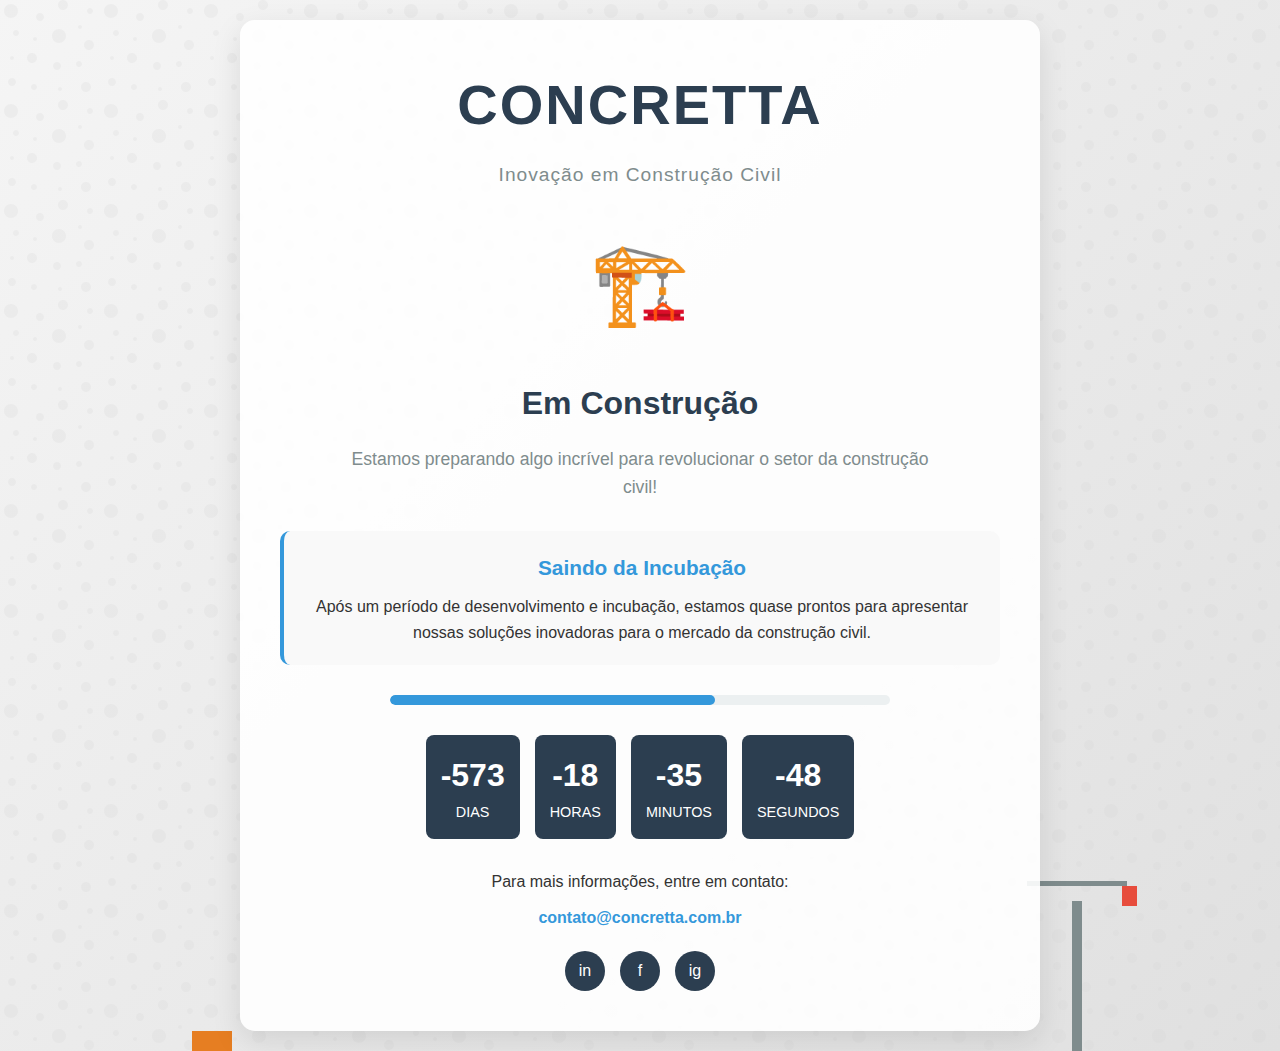
<file: index.html>
<!DOCTYPE html>
<html lang="pt-BR">
<head>
    <meta charset="UTF-8">
    <meta name="viewport" content="width=device-width, initial-scale=1.0">
    <title>Concretta - Em Breve</title>
    <style>
        * {
            margin: 0;
            padding: 0;
            box-sizing: border-box;
        }
        
        body {
            font-family: 'Segoe UI', Tahoma, Geneva, Verdana, sans-serif;
            background-color: #f5f5f5;
            color: #333;
            line-height: 1.6;
            overflow-x: hidden;
        }
        
        .container {
            max-width: 1200px;
            margin: 0 auto;
            padding: 0 20px;
        }
        
        .construction-page {
            min-height: 100vh;
            display: flex;
            flex-direction: column;
            justify-content: center;
            align-items: center;
            text-align: center;
            position: relative;
            background: linear-gradient(135deg, #f5f5f5 0%, #e0e0e0 100%);
            overflow: hidden;
        }
        
        .construction-page::before {
            content: '';
            position: absolute;
            top: 0;
            left: 0;
            width: 100%;
            height: 100%;
            background-image: url("data:image/svg+xml,%3Csvg width='100' height='100' viewBox='0 0 100 100' xmlns='http://www.w3.org/2000/svg'%3E%3Cpath d='M11 18c3.866 0 7-3.134 7-7s-3.134-7-7-7-7 3.134-7 7 3.134 7 7 7zm48 25c3.866 0 7-3.134 7-7s-3.134-7-7-7-7 3.134-7 7 3.134 7 7 7zm-43-7c1.657 0 3-1.343 3-3s-1.343-3-3-3-3 1.343-3 3 1.343 3 3 3zm63 31c1.657 0 3-1.343 3-3s-1.343-3-3-3-3 1.343-3 3 1.343 3 3 3zM34 90c1.657 0 3-1.343 3-3s-1.343-3-3-3-3 1.343-3 3 1.343 3 3 3zm56-76c1.657 0 3-1.343 3-3s-1.343-3-3-3-3 1.343-3 3 1.343 3 3 3zM12 86c2.21 0 4-1.79 4-4s-1.79-4-4-4-4 1.79-4 4 1.79 4 4 4zm28-65c2.21 0 4-1.79 4-4s-1.79-4-4-4-4 1.79-4 4 1.79 4 4 4zm23-11c2.76 0 5-2.24 5-5s-2.24-5-5-5-5 2.24-5 5 2.24 5 5 5zm-6 60c2.21 0 4-1.79 4-4s-1.79-4-4-4-4 1.79-4 4 1.79 4 4 4zm29 22c2.76 0 5-2.24 5-5s-2.24-5-5-5-5 2.24-5 5 2.24 5 5 5zM32 63c2.76 0 5-2.24 5-5s-2.24-5-5-5-5 2.24-5 5 2.24 5 5 5zm57-13c2.76 0 5-2.24 5-5s-2.24-5-5-5-5 2.24-5 5 2.24 5 5 5zm-9-21c1.105 0 2-.895 2-2s-.895-2-2-2-2 .895-2 2 .895 2 2 2zM60 91c1.105 0 2-.895 2-2s-.895-2-2-2-2 .895-2 2 .895 2 2 2zM35 41c1.105 0 2-.895 2-2s-.895-2-2-2-2 .895-2 2 .895 2 2 2zM12 60c1.105 0 2-.895 2-2s-.895-2-2-2-2 .895-2 2 .895 2 2 2z' fill='%23d4d4d4' fill-opacity='0.4' fill-rule='evenodd'/%3E%3C/svg%3E");
            opacity: 0.6;
            z-index: 0;
        }
        
        .content {
            position: relative;
            z-index: 1;
            padding: 40px;
            background-color: rgba(255, 255, 255, 0.9);
            border-radius: 15px;
            box-shadow: 0 10px 30px rgba(0, 0, 0, 0.1);
            max-width: 800px;
            margin: 20px;
        }
        
        .logo {
            margin-bottom: 30px;
        }
        
        .logo h1 {
            font-size: 3.5rem;
            font-weight: 700;
            color: #2c3e50;
            letter-spacing: 2px;
            text-transform: uppercase;
            margin-bottom: 10px;
        }
        
        .logo .tagline {
            font-size: 1.2rem;
            color: #7f8c8d;
            font-weight: 300;
            letter-spacing: 1px;
        }
        
        .construction-icon {
            margin: 30px 0;
            position: relative;
        }
        
        .construction-icon .icon {
            font-size: 5rem;
            color: #e67e22;
            margin-bottom: 20px;
            animation: pulse 2s infinite;
        }
        
        .message {
            margin-bottom: 30px;
        }
        
        .message h2 {
            font-size: 2rem;
            color: #2c3e50;
            margin-bottom: 15px;
        }
        
        .message p {
            font-size: 1.1rem;
            color: #7f8c8d;
            max-width: 600px;
            margin: 0 auto;
        }
        
        .incubation-message {
            background-color: #f9f9f9;
            padding: 20px;
            border-radius: 10px;
            margin: 20px 0;
            border-left: 4px solid #3498db;
        }
        
        .incubation-message h3 {
            color: #3498db;
            margin-bottom: 10px;
            font-size: 1.3rem;
        }
        
        .countdown {
            display: flex;
            justify-content: center;
            gap: 15px;
            margin: 30px 0;
        }
        
        .countdown-item {
            background-color: #2c3e50;
            color: white;
            padding: 15px;
            border-radius: 8px;
            min-width: 80px;
        }
        
        .countdown-number {
            font-size: 2rem;
            font-weight: 700;
        }
        
        .countdown-label {
            font-size: 0.9rem;
            text-transform: uppercase;
        }
        
        .contact {
            margin-top: 30px;
        }
        
        .contact p {
            margin-bottom: 10px;
        }
        
        .contact-email {
            font-weight: 600;
            color: #3498db;
        }
        
        .social-links {
            display: flex;
            justify-content: center;
            gap: 15px;
            margin-top: 20px;
        }
        
        .social-link {
            display: inline-flex;
            align-items: center;
            justify-content: center;
            width: 40px;
            height: 40px;
            background-color: #2c3e50;
            color: white;
            border-radius: 50%;
            text-decoration: none;
            transition: all 0.3s ease;
        }
        
        .social-link:hover {
            background-color: #3498db;
            transform: translateY(-3px);
        }
        
        .construction-elements {
            position: absolute;
            width: 100%;
            height: 100%;
            pointer-events: none;
            z-index: 0;
        }
        
        .crane {
            position: absolute;
            bottom: 0;
            right: 10%;
            width: 150px;
            height: 200px;
            animation: craneMove 20s infinite linear;
        }
        
        .crane-tower {
            position: absolute;
            bottom: 0;
            left: 50%;
            transform: translateX(-50%);
            width: 10px;
            height: 150px;
            background-color: #7f8c8d;
        }
        
        .crane-arm {
            position: absolute;
            top: 30px;
            left: 50%;
            transform: translateX(-50%);
            width: 100px;
            height: 5px;
            background-color: #7f8c8d;
        }
        
        .crane-hook {
            position: absolute;
            top: 35px;
            left: 80%;
            width: 15px;
            height: 20px;
            background-color: #e74c3c;
            animation: hookMove 5s infinite ease-in-out;
        }
        
        .brick {
            position: absolute;
            bottom: 0;
            left: 15%;
            width: 40px;
            height: 20px;
            background-color: #e67e22;
            animation: brickBuild 15s infinite;
        }
        
        .progress-bar {
            width: 80%;
            max-width: 500px;
            height: 10px;
            background-color: #ecf0f1;
            border-radius: 5px;
            margin: 30px auto;
            overflow: hidden;
        }
        
        .progress {
            height: 100%;
            background-color: #3498db;
            width: 65%;
            border-radius: 5px;
            animation: progressAnimation 3s infinite alternate;
        }
        
        @keyframes pulse {
            0% {
                transform: scale(1);
            }
            50% {
                transform: scale(1.1);
            }
            100% {
                transform: scale(1);
            }
        }
        
        @keyframes craneMove {
            0% {
                transform: translateX(0);
            }
            50% {
                transform: translateX(-20px);
            }
            100% {
                transform: translateX(0);
            }
        }
        
        @keyframes hookMove {
            0% {
                transform: translateY(0);
            }
            50% {
                transform: translateY(10px);
            }
            100% {
                transform: translateY(0);
            }
        }
        
        @keyframes brickBuild {
            0% {
                transform: translateY(0);
            }
            10% {
                transform: translateY(-20px);
            }
            20% {
                transform: translateY(-40px);
            }
            30% {
                transform: translateY(-60px);
            }
            40% {
                transform: translateY(-80px);
            }
            50% {
                transform: translateY(-100px);
            }
            60% {
                transform: translateY(-80px);
            }
            70% {
                transform: translateY(-60px);
            }
            80% {
                transform: translateY(-40px);
            }
            90% {
                transform: translateY(-20px);
            }
            100% {
                transform: translateY(0);
            }
        }
        
        @keyframes progressAnimation {
            0% {
                width: 65%;
            }
            100% {
                width: 70%;
            }
        }
        
        @media (max-width: 768px) {
            .logo h1 {
                font-size: 2.5rem;
            }
            
            .countdown {
                flex-wrap: wrap;
            }
            
            .crane {
                display: none;
            }
        }
    </style>
</head>
<body>
    <div class="construction-page">
        <div class="construction-elements">
            <div class="crane">
                <div class="crane-tower"></div>
                <div class="crane-arm"></div>
                <div class="crane-hook"></div>
            </div>
            <div class="brick"></div>
        </div>
        
        <div class="content">
            <div class="logo">
                <h1>Concretta</h1>
                <div class="tagline">Inovação em Construção Civil</div>
            </div>
            
            <div class="construction-icon">
                <div class="icon">🏗️</div>
            </div>
            
            <div class="message">
                <h2>Em Construção</h2>
                <p>Estamos preparando algo incrível para revolucionar o setor da construção civil!</p>
            </div>
            
            <div class="incubation-message">
                <h3>Saindo da Incubação</h3>
                <p>Após um período de desenvolvimento e incubação, estamos quase prontos para apresentar nossas soluções inovadoras para o mercado da construção civil.</p>
            </div>
            
            <div class="progress-bar">
                <div class="progress"></div>
            </div>
            
            <div class="countdown">
                <div class="countdown-item">
                    <div class="countdown-number" id="days">00</div>
                    <div class="countdown-label">Dias</div>
                </div>
                <div class="countdown-item">
                    <div class="countdown-number" id="hours">00</div>
                    <div class="countdown-label">Horas</div>
                </div>
                <div class="countdown-item">
                    <div class="countdown-number" id="minutes">00</div>
                    <div class="countdown-label">Minutos</div>
                </div>
                <div class="countdown-item">
                    <div class="countdown-number" id="seconds">00</div>
                    <div class="countdown-label">Segundos</div>
                </div>
            </div>
            
            <div class="contact">
                <p>Para mais informações, entre em contato:</p>
                <p class="contact-email">contato@concretta.com.br</p>
                
                <div class="social-links">
                    <a href="#" class="social-link">in</a>
                    <a href="#" class="social-link">f</a>
                    <a href="#" class="social-link">ig</a>
                </div>
            </div>
        </div>
    </div>

    <script>
        // Contador regressivo (exemplo - data futura)
        function updateCountdown() {
            const targetDate = new Date('2024-12-31T00:00:00').getTime();
            const now = new Date().getTime();
            const timeLeft = targetDate - now;
            
            const days = Math.floor(timeLeft / (1000 * 60 * 60 * 24));
            const hours = Math.floor((timeLeft % (1000 * 60 * 60 * 24)) / (1000 * 60 * 60));
            const minutes = Math.floor((timeLeft % (1000 * 60 * 60)) / (1000 * 60));
            const seconds = Math.floor((timeLeft % (1000 * 60)) / 1000);
            
            document.getElementById('days').textContent = days.toString().padStart(2, '0');
            document.getElementById('hours').textContent = hours.toString().padStart(2, '0');
            document.getElementById('minutes').textContent = minutes.toString().padStart(2, '0');
            document.getElementById('seconds').textContent = seconds.toString().padStart(2, '0');
        }
        
        // Atualizar a cada segundo
        setInterval(updateCountdown, 1000);
        updateCountdown(); // Chamada inicial
    </script>
</body>
</html>
</file>
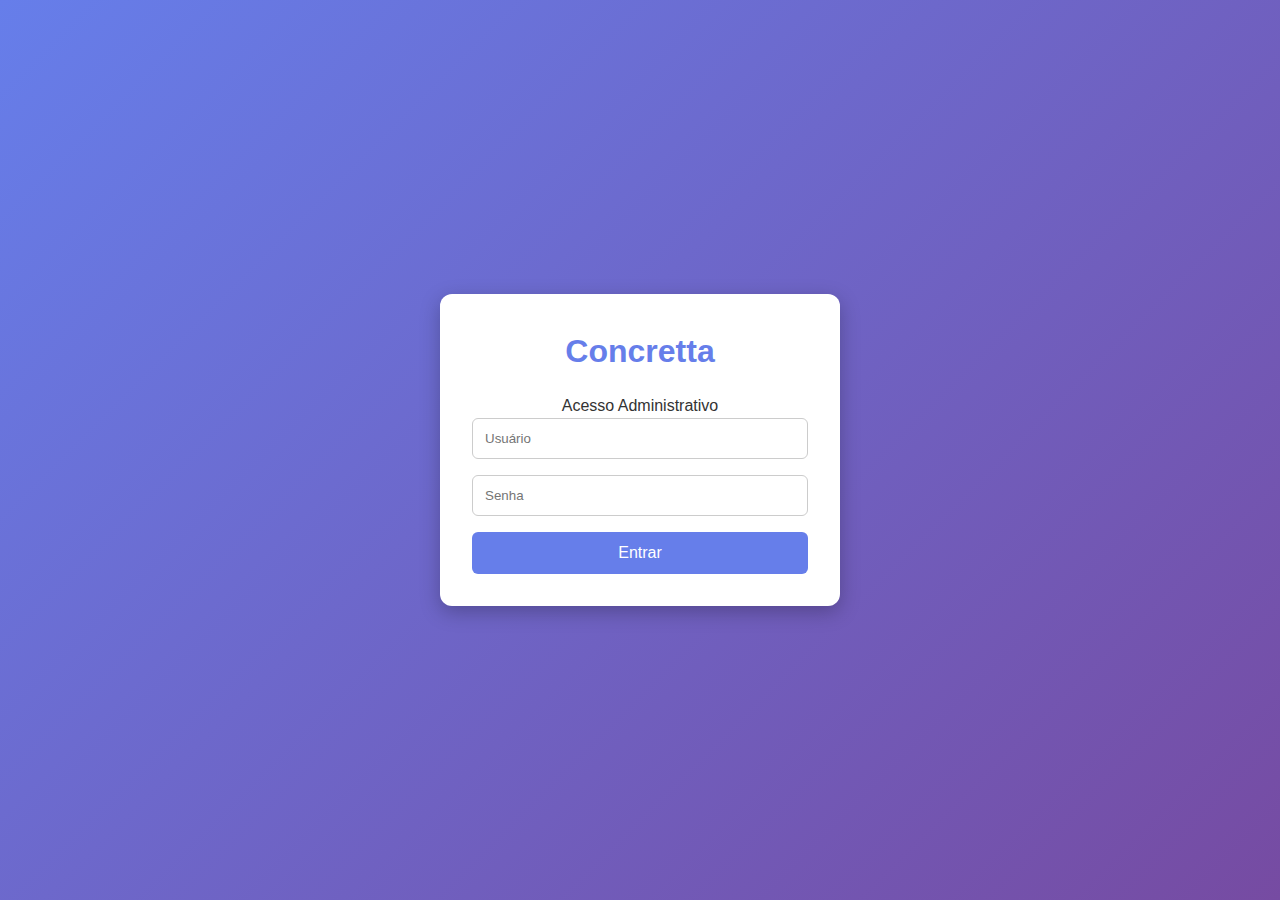
<file: adm/index.html>
<!DOCTYPE html>
<html lang="pt-BR">
<head>
  <meta charset="UTF-8">
  <meta name="viewport" content="width=device-width, initial-scale=1.0">
  <title>Login | Concretta Admin</title>
  <link rel="stylesheet" href="style.css">
  <link rel="icon" href="data:,">
</head>
<body>
  <div class="login-container">
    <div class="login-card">
      <h1>Concretta</h1>
      <p class="text-muted">Acesso Administrativo</p>

      <form id="formLogin">
        <input type="text" id="usuario" placeholder="Usuário" required autocomplete="username">
        <input type="password" id="senha" placeholder="Senha" required autocomplete="current-password">
        <button type="submit">Entrar</button>
      </form>

      <div id="msgLogin" class="msg"></div>
    </div>
  </div>

  <script src="js/main.js"></script>
  <script src="js/auth.js"></script>
</body>
</html>
</file>
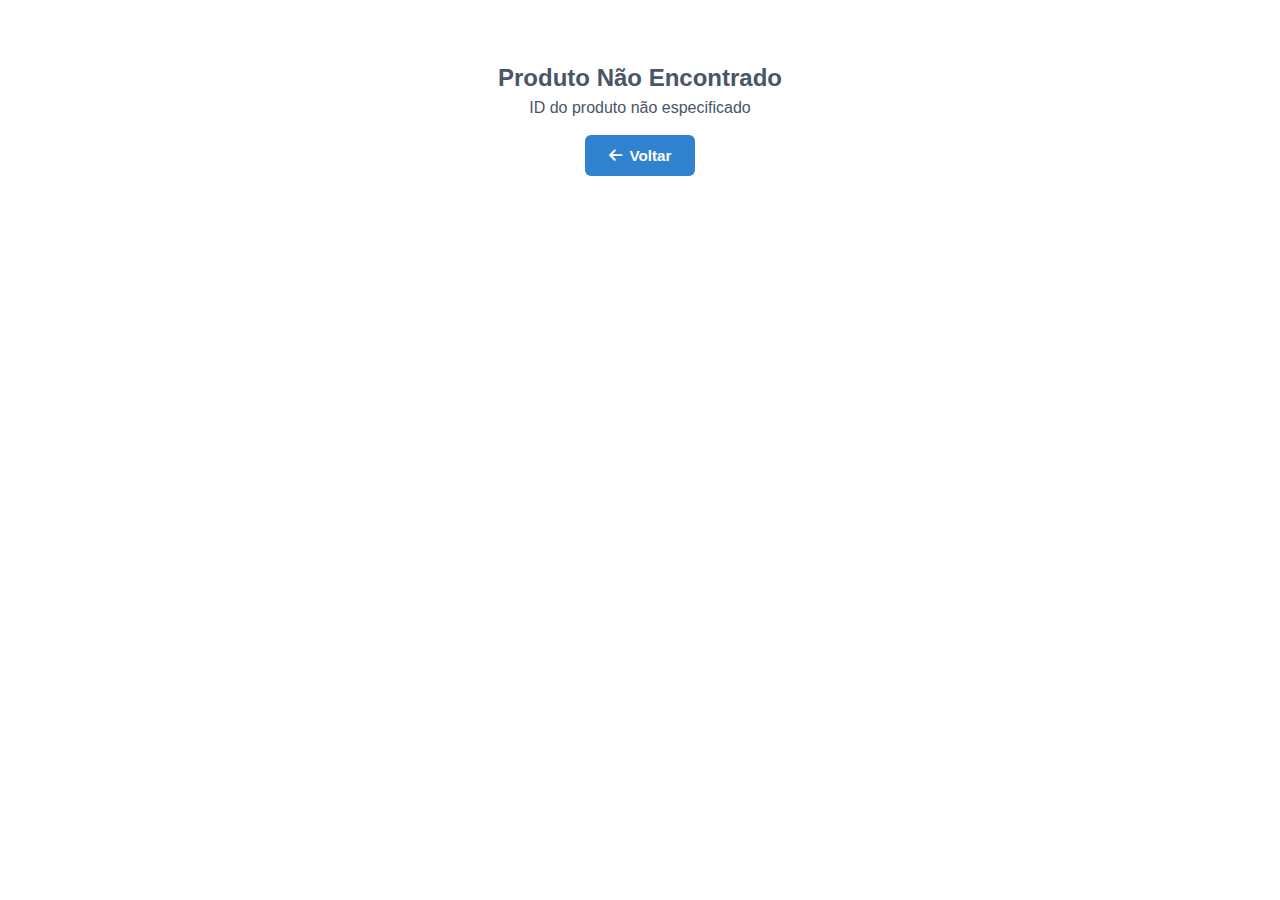
<file: produto.html>
<!DOCTYPE html>
<html lang="pt-BR">
<head>
    <meta charset="UTF-8">
    <meta name="viewport" content="width=device-width, initial-scale=1.0">
    <title>Produto - Site Empresarial</title>
    <link rel="stylesheet" href="https://cdnjs.cloudflare.com/ajax/libs/font-awesome/6.4.0/css/all.min.css">
    <style>
        :root {
            --primary-color: #1a365d;
            --accent-color: #3182ce;
            --light-color: #f7fafc;
            --text-color: #4a5568;
            --white: #ffffff;
            --shadow: 0 4px 6px rgba(0, 0, 0, 0.1);
        }
        * { margin: 0; padding: 0; box-sizing: border-box; }
        body { 
            font-family: 'Arial', sans-serif; 
            line-height: 1.5; 
            color: var(--text-color);
            background: var(--white);
            padding: 0;
        }
        .container {
            width: 90%;
            max-width: 1200px;
            margin: 0 auto;
            padding: 0 15px;
        }
        .produto-detalhes {
            padding: 20px 0;
        }

        .produto-header {
            display: grid;
            grid-template-columns: 1fr 1fr;
            gap: 40px;
            align-items: start;
            margin-bottom: 30px;
        }

        .carousel-container {
            position: relative;
            border-radius: 12px;
            overflow: hidden;
            box-shadow: var(--shadow);
        }

        .carousel-main {
            position: relative;
            width: 100%;
            height: 400px;
            overflow: hidden;
            background: var(--light-color);
        }

        .carousel-slide {
            position: absolute;
            top: 0;
            left: 0;
            width: 100%;
            height: 100%;
            opacity: 0;
            transition: opacity 0.5s ease-in-out;
            display: flex;
            align-items: center;
            justify-content: center;
        }

        .carousel-slide.active {
            opacity: 1;
        }

        .carousel-slide img {
            max-width: 100%;
            max-height: 100%;
            object-fit: contain;
        }

        .carousel-btn {
            position: absolute;
            top: 50%;
            transform: translateY(-50%);
            background: rgba(255, 255, 255, 0.9);
            border: none;
            width: 50px;
            height: 50px;
            border-radius: 50%;
            display: flex;
            align-items: center;
            justify-content: center;
            cursor: pointer;
            z-index: 10;
            transition: all 0.3s ease;
            box-shadow: var(--shadow);
            font-size: 1.2rem;
            color: var(--primary-color);
        }

        .carousel-btn:hover {
            background: var(--white);
            transform: translateY(-50%) scale(1.1);
        }

        .carousel-btn.prev {
            left: 15px;
        }

        .carousel-btn.next {
            right: 15px;
        }

        .carousel-thumbnails {
            display: flex;
            gap: 10px;
            margin-top: 15px;
            padding: 0 10px;
            overflow-x: auto;
            justify-content: center;
        }

        .thumbnail {
            width: 80px;
            height: 80px;
            border-radius: 8px;
            overflow: hidden;
            cursor: pointer;
            opacity: 0.6;
            transition: all 0.3s ease;
            border: 2px solid transparent;
            flex-shrink: 0;
            background: var(--light-color);
        }

        .thumbnail.active {
            opacity: 1;
            border-color: var(--accent-color);
        }

        .thumbnail:hover {
            opacity: 0.8;
        }

        .thumbnail img {
            width: 100%;
            height: 100%;
            object-fit: cover;
        }

        .produto-info h1 {
            font-size: 1.8rem;
            color: var(--primary-color);
            margin-bottom: 15px;
            line-height: 1.3;
        }

        .produto-preco {
            font-size: 1.5rem;
            font-weight: bold;
            color: var(--accent-color);
            margin-bottom: 15px;
        }

        .produto-descricao {
            margin-bottom: 20px;
            font-size: 1rem;
            line-height: 1.6;
        }

        .produto-actions {
            display: flex;
            gap: 12px;
            flex-wrap: wrap;
            margin-top: 25px;
        }

        .btn {
            display: inline-flex;
            align-items: center;
            gap: 8px;
            padding: 12px 24px;
            background: var(--accent-color);
            color: var(--white);
            border: none;
            border-radius: 6px;
            font-size: 0.95rem;
            font-weight: 600;
            cursor: pointer;
            text-decoration: none;
            transition: all 0.3s ease;
        }

        .btn:hover {
            background: var(--primary-color);
            transform: translateY(-2px);
            box-shadow: var(--shadow);
        }

        .btn-whatsapp {
            background: #25D366;
        }

        .btn-whatsapp:hover {
            background: #128C7E;
        }

        .btn-secondary {
            background: #718096;
        }

        .btn-secondary:hover {
            background: #4A5568;
        }

        .produto-especificacoes {
            background: var(--light-color);
            padding: 25px;
            border-radius: 8px;
            margin: 25px 0;
        }

        .produto-especificacoes h2 {
            color: var(--primary-color);
            margin-bottom: 18px;
            font-size: 1.4rem;
        }

        .especificacoes-grid {
            display: grid;
            grid-template-columns: repeat(auto-fit, minmax(250px, 1fr));
            gap: 12px;
        }

        .especificacao-item {
            margin-bottom: 10px;
            font-size: 0.95rem;
            line-height: 1.5;
        }

        .especificacao-item strong {
            color: var(--primary-color);
        }

        .loading {
            display: flex;
            justify-content: center;
            align-items: center;
            height: 300px;
            flex-direction: column;
            gap: 20px;
        }

        .spinner {
            width: 50px;
            height: 50px;
            border: 5px solid rgba(0, 0, 0, 0.1);
            border-left-color: var(--accent-color);
            border-radius: 50%;
            animation: spin 1s linear infinite;
        }

        @keyframes spin {
            to { transform: rotate(360deg); }
        }

        .whatsapp-float {
            position: fixed;
            bottom: 20px;
            right: 20px;
            z-index: 1000;
        }

        .whatsapp-btn {
            background: #25D366;
            color: white;
            padding: 14px 20px;
            border-radius: 50px;
            text-decoration: none;
            display: flex;
            align-items: center;
            gap: 8px;
            box-shadow: 0 4px 15px rgba(37, 211, 102, 0.4);
            font-size: 0.95rem;
            font-weight: 600;
            transition: all 0.3s ease;
        }

        .whatsapp-btn:hover {
            transform: translateY(-2px);
            box-shadow: 0 6px 20px rgba(37, 211, 102, 0.6);
        }

        @media (max-width: 968px) {
            .produto-header {
                grid-template-columns: 1fr;
                gap: 30px;
            }
            
            .carousel-main {
                height: 350px;
            }
        }

        @media (max-width: 768px) {
            .produto-info h1 {
                font-size: 1.5rem;
            }
            
            .produto-preco {
                font-size: 1.3rem;
            }
            
            .carousel-main {
                height: 300px;
            }
            
            .carousel-btn {
                width: 40px;
                height: 40px;
            }
            
            .thumbnail {
                width: 60px;
                height: 60px;
            }
            
            .produto-actions {
                flex-direction: column;
            }
            
            .btn {
                width: 100%;
                justify-content: center;
            }
            
            .especificacoes-grid {
                grid-template-columns: 1fr;
            }
        }

        @media (max-width: 480px) {
            .carousel-main {
                height: 250px;
            }
            
            .thumbnail {
                width: 50px;
                height: 50px;
            }
        }
    </style>
</head>
<body>
    <main class="container">
        <div class="produto-detalhes">
            <div id="produto-content">
                <div class="loading">
                    <div class="spinner"></div>
                    <p>Carregando produto...</p>
                </div>
            </div>
        </div>
    </main>

    <div class="whatsapp-float" id="whatsapp-float" style="display: none;">
        <a href="#" class="whatsapp-btn" id="whatsapp-link" target="_blank">
            <i class="fab fa-whatsapp"></i> WhatsApp
        </a>
    </div>

    <script>
        const SCRIPT_URL = 'https://script.google.com/macros/s/AKfycbwLQFr9c8uGj8uusv4V8V0-WmDOHRjGYWyZZ8qhYz2qDZxDq31OQfsym60ZF3Sw4IOe/exec';
        
        let telefoneWhatsApp = '';
        let produtoAtual = null;
        let carouselCurrentIndex = 0;
        let carouselInterval = null;

        document.addEventListener('DOMContentLoaded', carregarProduto);

        async function carregarProduto() {
            try {
                const urlParams = new URLSearchParams(window.location.search);
                const produtoId = urlParams.get('id');
                if (!produtoId) throw new Error('ID do produto não especificado');

                console.log('Carregando produto ID:', produtoId);

                const response = await fetch(`${SCRIPT_URL}?action=getSiteData`);
                if (!response.ok) throw new Error(`Erro HTTP: ${response.status}`);
                
                const data = await response.json();
                if (data.status !== 'success') throw new Error(data.message);

                console.log('Dados carregados:', data);

                if (data.config?.telefone) {
                    telefoneWhatsApp = data.config.telefone.replace(/\D/g, '');
                    if (!telefoneWhatsApp.startsWith('55')) telefoneWhatsApp = '55' + telefoneWhatsApp;
                }

                // 🔧 CORREÇÃO: Buscar produto de forma mais robusta
                const produto = data.produtos.find(p => {
                    if (p.ID && p.ID.toString() === produtoId.toString()) return true;
                    if (p.Nome && p.Nome.toLowerCase() === decodeURIComponent(produtoId).toLowerCase()) return true;
                    return false;
                });
                
                if (produto) {
                    console.log('Produto encontrado:', produto);
                    produtoAtual = produto;
                    preencherPaginaProduto(produto, data.imagens || {});
                } else {
                    console.log('Produtos disponíveis:', data.produtos);
                    throw new Error('Produto não encontrado');
                }
                
            } catch (error) {
                console.error('Erro ao carregar produto:', error);
                document.getElementById('produto-content').innerHTML = `
                    <div style="text-align: center; padding: 40px;">
                        <h2>Produto Não Encontrado</h2>
                        <p>${error.message}</p>
                        <button class="btn" onclick="window.history.back()" style="margin-top: 15px;">
                            <i class="fas fa-arrow-left"></i> Voltar
                        </button>
                    </div>
                `;
            }
        }

        function preencherPaginaProduto(produto, imagens) {
            // 🔧 CORREÇÃO: Sistema de imagens melhorado
            const imagensProduto = obterImagensProduto(produto, imagens);
            const temMultiplasImagens = imagensProduto.length > 1;
            
            console.log('Imagens do produto:', imagensProduto);
            console.log('Tem múltiplas imagens:', temMultiplasImagens);

            let carouselHtml = '';
            if (temMultiplasImagens) {
                carouselHtml = criarCarouselHtml(imagensProduto, produto.Nome);
            } else {
                // Fallback para produto com uma imagem
                const imagemSrc = imagensProduto[0] || obterImagemPadrao();
                carouselHtml = `
                    <div class="carousel-container">
                        <div class="carousel-main">
                            <div class="carousel-slide active">
                                <img src="${imagemSrc}" alt="${produto.Nome}" onerror="this.src='${obterImagemPadrao()}'">
                            </div>
                        </div>
                    </div>
                `;
            }

            let especificacoesHtml = '';
            if (produto.Especificacoes) {
                const especs = produto.Especificacoes.split('\n').filter(spec => spec.trim());
                especificacoesHtml = `
                    <div class="produto-especificacoes">
                        <h2>Especificações</h2>
                        <div class="especificacoes-grid">
                            ${especs.map(spec => {
                                const partes = spec.split(':');
                                const chave = partes[0]?.trim() || 'Característica';
                                const valor = partes.slice(1).join(':').trim() || 'Informação';
                                return `
                                    <div class="especificacao-item">
                                        <strong>${chave}:</strong> ${valor}
                                    </div>
                                `;
                            }).join('')}
                        </div>
                    </div>
                `;
            }

            let whatsappButtonHtml = '';
            if (telefoneWhatsApp) {
                const mensagem = `Olá! Gostaria de mais informações sobre: ${produto.Nome}${produto.Descricao ? ` - ${produto.Descricao.substring(0, 80)}...` : ''}`;
                const urlWhatsApp = `https://wa.me/${telefoneWhatsApp}?text=${encodeURIComponent(mensagem)}`;
                
                document.getElementById('whatsapp-link').href = urlWhatsApp;
                document.getElementById('whatsapp-float').style.display = 'block';

                whatsappButtonHtml = `
                    <a href="${urlWhatsApp}" class="btn btn-whatsapp" target="_blank">
                        <i class="fab fa-whatsapp"></i> Solicitar no WhatsApp
                    </a>
                `;
            }

            const html = `
                <div class="produto-header">
                    <div class="produto-imagem-container">
                        ${carouselHtml}
                    </div>
                    
                    <div class="produto-info">
                        <h1>${produto.Nome || 'Produto'}</h1>
                        ${produto.Preco && produto.Preco !== 'R$ 0,00' && produto.Preco !== '0,00' ? `<div class="produto-preco">${produto.Preco}</div>` : ''}
                        ${produto.Categoria ? `<p style="margin-bottom: 15px;"><strong>Categoria:</strong> ${produto.Categoria}</p>` : ''}
                        
                        <div class="produto-descricao">
                            <strong>Descrição:</strong><br>
                            ${produto.Descricao || 'Descrição do produto.'}
                        </div>
                        
                        <div class="produto-actions">
                            ${whatsappButtonHtml}
                            <button class="btn" onclick="solicitarInformacoes('${produto.Nome}')">
                                <i class="fas fa-envelope"></i> Solicitar Orçamento
                            </button>
                            <button class="btn btn-secondary" onclick="window.history.back()">
                                <i class="fas fa-arrow-left"></i> Voltar
                            </button>
                        </div>
                    </div>
                </div>

                ${produto.Desc_Detalhada ? `
                    <div class="produto-especificacoes">
                        <h2>Descrição Detalhada</h2>
                        <div style="line-height: 1.6;">${(produto.Desc_Detalhada || '').replace(/\n/g, '<br>')}</div>
                    </div>
                ` : ''}

                ${especificacoesHtml}

                ${produto.InformacoesAdicionais ? `
                    <div class="produto-especificacoes">
                        <h2>Informações Adicionais</h2>
                        <div style="line-height: 1.6;">${(produto.InformacoesAdicionais || '').replace(/\n/g, '<br>')}</div>
                    </div>
                ` : ''}
            `;
            
            document.getElementById('produto-content').innerHTML = html;
            document.title = `${produto.Nome || 'Produto'} - Site Empresarial`;

            // Inicializar carousel se tiver múltiplas imagens
            if (temMultiplasImagens) {
                setTimeout(() => {
                    inicializarCarousel();
                }, 100);
            }
        }

        // 🔧 CORREÇÃO: Função para obter imagens do produto
        function obterImagensProduto(produto, imagens) {
            const imagensArray = [];
            
            // 1. Tentar obter da propriedade ImagemBase64
            if (produto.ImagemBase64 && imagens[produto.ImagemBase64]) {
                imagensArray.push(imagens[produto.ImagemBase64]);
            }
            
            // 2. Tentar obter de propriedades adicionais (caso existam)
            if (produto.imagens && Array.isArray(produto.imagens)) {
                produto.imagens.forEach(img => {
                    if (img && !imagensArray.includes(img)) {
                        imagensArray.push(img);
                    }
                });
            }
            
            // 3. Se não tiver imagens, usar imagem padrão
            if (imagensArray.length === 0) {
                imagensArray.push(obterImagemPadrao());
            }
            
            return imagensArray;
        }

        function obterImagemPadrao() {
            return '[data-uri]';
        }

        function criarCarouselHtml(imagens, nomeProduto) {
            return `
                <div class="carousel-container">
                    <div class="carousel-main" id="carousel-main">
                        ${imagens.map((imagem, index) => `
                            <div class="carousel-slide ${index === 0 ? 'active' : ''}" data-index="${index}">
                                <img src="${imagem}" alt="${nomeProduto} - Imagem ${index + 1}" 
                                     onerror="this.src='${obterImagemPadrao()}'">
                            </div>
                        `).join('')}
                    </div>
                    
                    <button class="carousel-btn prev" onclick="moverCarousel(-1)">
                        <i class="fas fa-chevron-left"></i>
                    </button>
                    <button class="carousel-btn next" onclick="moverCarousel(1)">
                        <i class="fas fa-chevron-right"></i>
                    </button>
                    
                    ${imagens.length > 1 ? `
                    <div class="carousel-thumbnails" id="carousel-thumbnails">
                        ${imagens.map((imagem, index) => `
                            <div class="thumbnail ${index === 0 ? 'active' : ''}" data-index="${index}" onclick="moverCarouselPara(${index})">
                                <img src="${imagem}" alt="Miniatura ${index + 1}" 
                                     onerror="this.src='[data-uri]'">
                            </div>
                        `).join('')}
                    </div>
                    ` : ''}
                </div>
            `;
        }

        function inicializarCarousel() {
            console.log('Inicializando carousel...');
            carouselCurrentIndex = 0;
            
            // Limpar intervalo anterior se existir
            if (carouselInterval) {
                clearInterval(carouselInterval);
            }
            
            // Auto-avanço do carousel a cada 5 segundos apenas se tiver mais de 1 imagem
            const slides = document.querySelectorAll('.carousel-slide');
            if (slides.length > 1) {
                carouselInterval = setInterval(() => {
                    moverCarousel(1);
                }, 5000);
            }
        }

        function moverCarousel(direcao) {
            const slides = document.querySelectorAll('.carousel-slide');
            const thumbnails = document.querySelectorAll('.thumbnail');
            
            if (slides.length <= 1) return;
            
            console.log('Movendo carousel:', { de: carouselCurrentIndex, direcao, total: slides.length });
            
            // Remover classe active do slide atual
            slides[carouselCurrentIndex]?.classList.remove('active');
            thumbnails[carouselCurrentIndex]?.classList.remove('active');
            
            // Calcular novo índice
            carouselCurrentIndex += direcao;
            if (carouselCurrentIndex < 0) carouselCurrentIndex = slides.length - 1;
            if (carouselCurrentIndex >= slides.length) carouselCurrentIndex = 0;
            
            // Adicionar classe active ao novo slide
            slides[carouselCurrentIndex]?.classList.add('active');
            thumbnails[carouselCurrentIndex]?.classList.add('active');
        }

        function moverCarouselPara(novoIndex) {
            const slides = document.querySelectorAll('.carousel-slide');
            const thumbnails = document.querySelectorAll('.thumbnail');
            
            if (novoIndex === carouselCurrentIndex || novoIndex < 0 || novoIndex >= slides.length) return;
            
            console.log('Movendo carousel para:', novoIndex);
            
            // Remover classe active do slide atual
            slides[carouselCurrentIndex]?.classList.remove('active');
            thumbnails[carouselCurrentIndex]?.classList.remove('active');
            
            // Atualizar índice
            carouselCurrentIndex = novoIndex;
            
            // Adicionar classe active ao novo slide
            slides[carouselCurrentIndex]?.classList.add('active');
            thumbnails[carouselCurrentIndex]?.classList.add('active');
        }

        function solicitarInformacoes(nomeProduto) {
            window.location.href = `index.html#contato?produto=${encodeURIComponent(nomeProduto)}`;
        }

        // Navegação por teclado
        document.addEventListener('keydown', function(e) {
            if (e.key === 'ArrowLeft') {
                moverCarousel(-1);
            } else if (e.key === 'ArrowRight') {
                moverCarousel(1);
            }
        });
    </script>
</body>
</html>
</file>
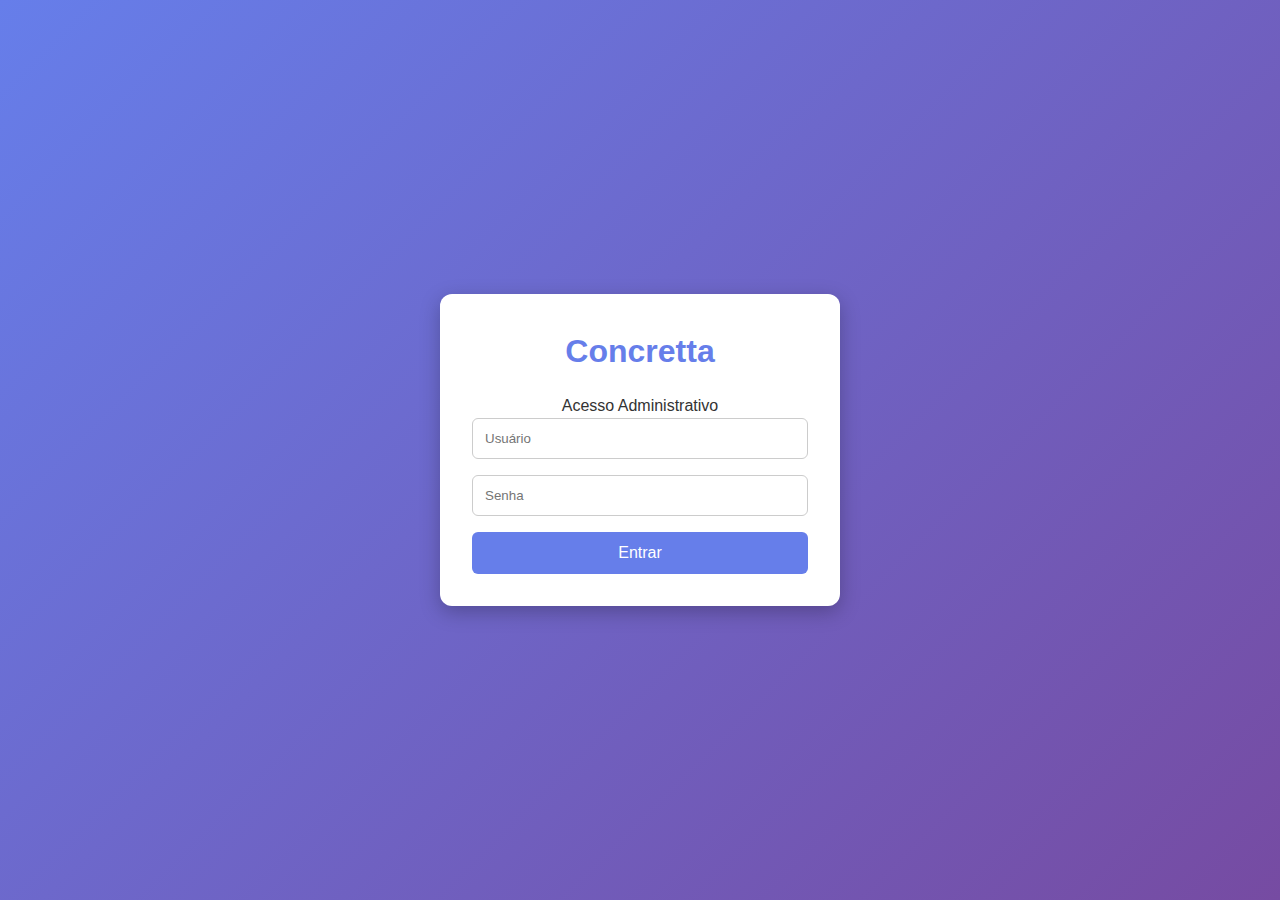
<file: adm/about.html>
<!DOCTYPE html>
<html lang="pt-BR">
<head>
  <meta charset="UTF-8">
  <meta name="viewport" content="width=device-width, initial-scale=1.0">
  <title>Sobre | Concretta Admin</title>
  <link rel="stylesheet" href="style.css">
</head>
<body>
  <div class="container">
    <div class="header">
      <h1>🏢 Sobre a Empresa</h1>
      <div class="user-info">
        <span id="usuarioLogado"></span>
        <button class="btn btn-outline" onclick="logout()">Sair</button>
      </div>
    </div>

    <nav class="nav-tabs">
      <a href="config.html" class="nav-tab">Configurações</a>
      <a href="produtos.html" class="nav-tab">Produtos</a>
      <a href="depoimentos.html" class="nav-tab">Depoimentos</a>
      <a href="about.html" class="nav-tab active">Sobre</a>
    </nav>

    <section class="about-section">
      <h3>Missão</h3>
      <textarea id="sobreMissao" class="form-control" rows="3"></textarea>

      <h3>Visão</h3>
      <textarea id="sobreVisao" class="form-control" rows="3"></textarea>

      <h3>Valores</h3>
      <textarea id="sobreValores" class="form-control" rows="3"></textarea>

      <div class="actions">
        <button class="btn btn-primary" onclick="salvarSobre()">Salvar</button>
      </div>
    </section>
  </div>

  <script src="js/main.js"></script>
  <script src="js/about.js"></script>
</body>
</html>
</file>
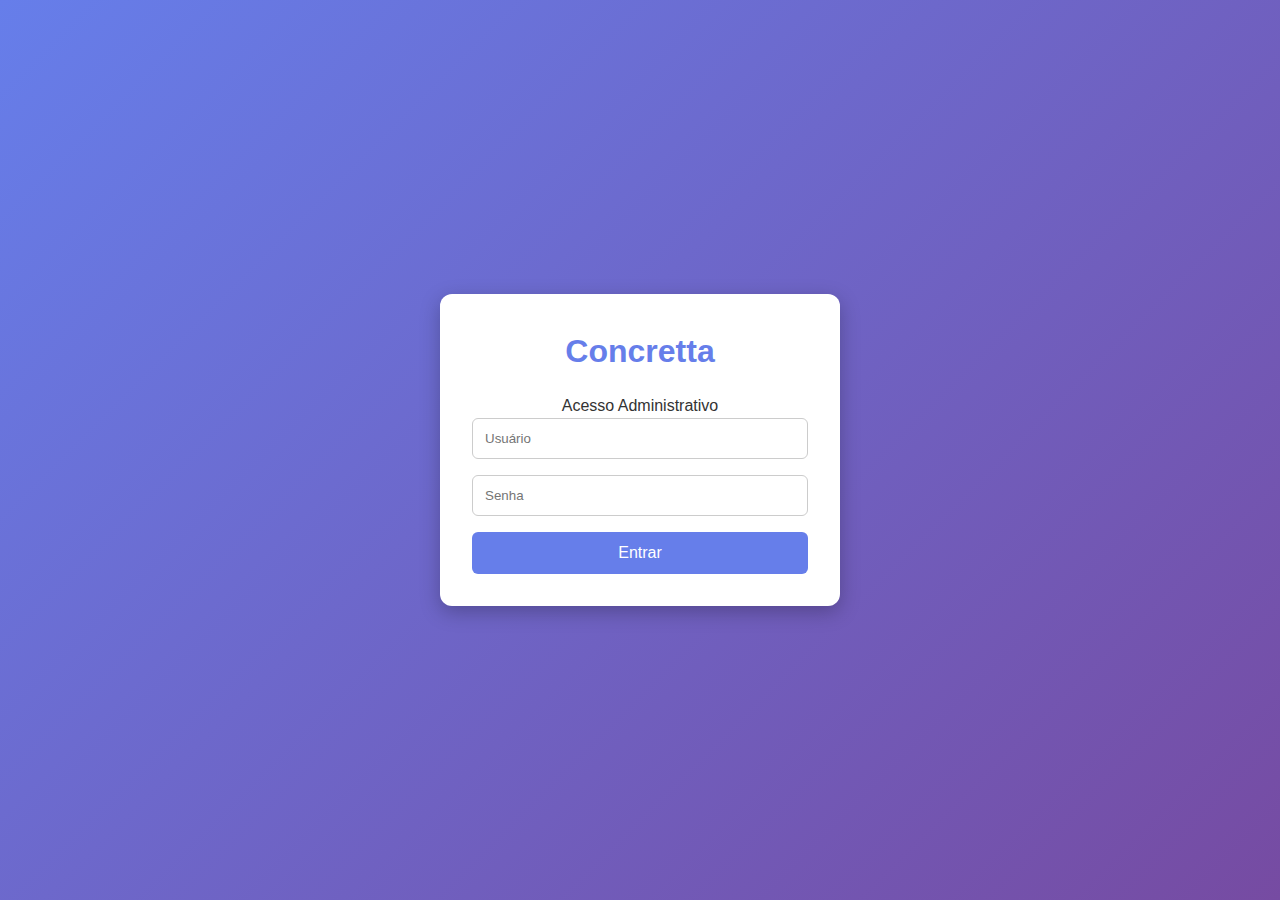
<file: adm/config.html>
<!DOCTYPE html>
<html lang="pt-BR">
<head>
  <meta charset="UTF-8">
  <meta name="viewport" content="width=device-width, initial-scale=1.0">
  <title>Configurações | Concretta Admin</title>
  <link rel="stylesheet" href="style.css">
</head>
<body>
  <div class="container">
    <div class="header">
      <h1>⚙️ Configurações</h1>
      <div class="user-info">
        <span id="usuarioLogado"></span>
        <button class="btn btn-outline" onclick="logout()">Sair</button>
      </div>
    </div>

    <nav class="nav-tabs">
      <a href="config.html" class="nav-tab active">Configurações</a>
      <a href="produtos.html" class="nav-tab">Produtos</a>
      <a href="depoimentos.html" class="nav-tab">Depoimentos</a>
      <a href="about.html" class="nav-tab">Sobre</a>
    </nav>

    <section class="config-section">
      <h3>Informações da Empresa</h3>
      <div class="form-group">
        <label>Nome</label>
        <input id="empresaNome" class="form-control">
      </div>
      <div class="form-group">
        <label>Email</label>
        <input id="empresaEmail" type="email" class="form-control">
      </div>
      <div class="form-group">
        <label>Telefone</label>
        <input id="empresaTelefone" class="form-control">
      </div>
      <div class="actions">
        <button class="btn btn-primary" onclick="salvarConfiguracoes()">Salvar</button>
      </div>
    </section>
  </div>

  <script src="js/main.js"></script>
  <script src="js/config.js"></script>
</body>
</html>
</file>
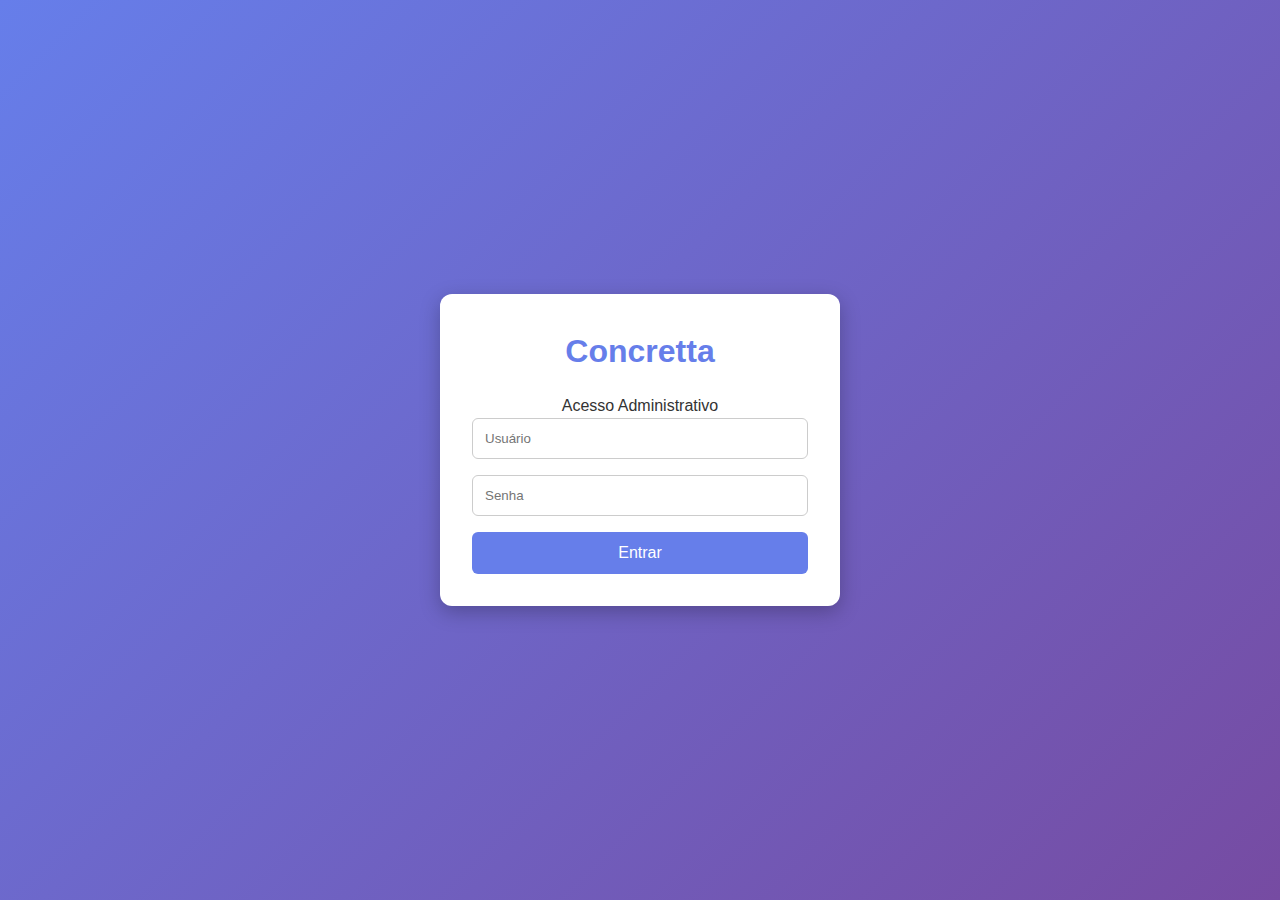
<file: adm/produtos.html>
<!DOCTYPE html>
<html lang="pt-BR">
<head>
  <meta charset="UTF-8">
  <meta name="viewport" content="width=device-width, initial-scale=1.0">
  <title>Produtos | Concretta Admin</title>
  <link rel="stylesheet" href="style.css">
  <link rel="icon" href="data:,">
</head>
<body>
  <div class="container">
    <div class="header">
      <h1>🏗️ Produtos</h1>
      <div class="user-info">
        <span id="usuarioLogado"></span>
        <button class="btn btn-outline" onclick="logout()">Sair</button>
      </div>
    </div>

    <nav class="nav-tabs">
      <a href="config.html" class="nav-tab">Configurações</a>
      <a href="produtos.html" class="nav-tab active">Produtos</a>
      <a href="depoimentos.html" class="nav-tab">Depoimentos</a>
      <a href="about.html" class="nav-tab">Sobre</a>
    </nav>

    <div class="produtos-frame">
      <h2>Gerenciamento de Produtos</h2>

      <div class="produtos-toolbar">
        <div class="filters">
          <input id="filtroNome" class="form-control" placeholder="Nome">
          <input id="filtroCategoria" class="form-control" placeholder="Categoria">
          <select id="filtroDestaque" class="form-control">
            <option value="">Destaque?</option>
            <option value="Sim">Sim</option>
            <option value="Não">Não</option>
          </select>
          <button class="btn btn-outline btn-sm" onclick="aplicarFiltros()">Filtrar</button>
          <button class="btn btn-outline btn-sm" onclick="limparFiltros()">Limpar</button>
        </div>
        <button class="btn btn-primary" onclick="abrirModalProduto('novo')">+ Novo Produto</button>
      </div>

      <table class="tbl-list" id="tblProdutos">
        <thead>
          <tr>
            <th>ID</th>
            <th>Imagem</th>
            <th>Nome</th>
            <th>Categoria</th>
            <th>Preço</th>
            <th>Destaque</th>
            <th>Ações</th>
          </tr>
        </thead>
        <tbody id="produtosBody">
          <tr><td colspan="7" class="text-muted" style="text-align:center;">Carregando...</td></tr>
        </tbody>
      </table>
    </div>
  </div>

  <!-- MODAL -->
  <div id="modalProduto" class="modal">
    <div class="modal-content">
      <div class="modal-header">
        <h3 id="modalTitle">Novo Produto</h3>
        <span class="close" onclick="fecharModal()">×</span>
      </div>
      <div class="modal-body">
        <form id="formProduto">
          <div class="form-group">
            <label>ID (automático)</label>
            <input id="produtoId" class="form-control" disabled>
          </div>
          <div class="form-group">
            <label>Nome</label>
            <input id="produtoNome" class="form-control" required>
          </div>
          <div class="form-group">
            <label>Descrição</label>
            <textarea id="produtoDescricao" class="form-control" rows="2"></textarea>
          </div>
          <div class="form-row">
            <div class="form-group">
              <label>Categoria</label>
              <input id="produtoCategoria" class="form-control">
            </div>
            <div class="form-group">
              <label>Preço</label>
              <input id="produtoPreco" class="form-control" placeholder="R$ 0,00">
            </div>
          </div>
          <div class="form-group">
            <label>Destaque</label>
            <select id="produtoDestaque" class="form-control">
              <option>Não</option>
              <option>Sim</option>
            </select>
          </div>
          <div class="form-group">
            <label>Imagens do Produto</label>
            <div id="imagensGrid" class="image-thumbnails"></div>
            <div id="dropZone" class="drop-zone">Arraste imagens ou clique para enviar</div>
          </div>
        </form>
      </div>
      <div class="modal-footer">
        <button class="btn btn-outline" onclick="fecharModal()">Cancelar</button>
        <button class="btn btn-primary" onclick="salvarProduto()">Salvar</button>
      </div>
    </div>
  </div>

  <script src="js/main.js"></script>
  <script src="js/imgBase64pre.js"></script>
  <script src="js/produtos.js"></script>
</body>
</html>
</file>
<file: adm/style.css>
/* =============================================================
   SISTEMA CRUD CONCRETTA
   Versão: 2.0 (12/11/2025)
   Design System: Clean Admin | UI Responsiva e Modular
   ============================================================= */

/* ==================== RESET GLOBAL ==================== */
* {
  margin: 0;
  padding: 0;
  box-sizing: border-box;
}

html, body {
  height: 100%;
}

body {
  font-family: "Segoe UI", Roboto, Helvetica, Arial, sans-serif;
  background: #f5f6fa;
  color: #333;
  line-height: 1.6;
}

a {
  text-decoration: none;
  color: inherit;
}

/* ==================== CONTAINERS ==================== */
.container {
  max-width: 1200px;
  margin: 0 auto;
  padding: 1.5rem;
}

/* ==================== HEADER E NAVEGAÇÃO ==================== */
.header {
  display: flex;
  justify-content: space-between;
  align-items: center;
  background: #fff;
  border-radius: 10px;
  padding: 1rem 1.5rem;
  box-shadow: 0 2px 8px rgba(0,0,0,0.08);
  margin-bottom: 1.5rem;
}

.header h1 {
  font-size: 1.5rem;
  color: #2c3e50;
  display: flex;
  align-items: center;
  gap: 0.5rem;
}

.user-info {
  display: flex;
  align-items: center;
  gap: 1rem;
}

.user-info span {
  color: #666;
  font-size: 0.9rem;
}

/* Nav Tabs */
.nav-tabs {
  display: flex;
  gap: 0.5rem;
  background: #fff;
  border-radius: 8px;
  padding: 0.25rem;
  box-shadow: 0 2px 8px rgba(0,0,0,0.05);
  margin-bottom: 1.5rem;
}

.nav-tab {
  flex: 1;
  text-align: center;
  padding: 0.75rem;
  border-radius: 6px;
  font-weight: 500;
  color: #555;
  transition: all 0.25s ease;
}

.nav-tab:hover {
  background: #f8f9fb;
  color: #111;
}

.nav-tab.active {
  background: linear-gradient(135deg, #667eea 0%, #764ba2 100%);
  color: #fff;
  box-shadow: 0 2px 8px rgba(102,126,234,0.2);
}

/* ==================== TOOLBARS E FILTROS ==================== */
.toolbar, .produtos-toolbar {
  display: flex;
  justify-content: space-between;
  align-items: center;
  flex-wrap: wrap;
  gap: 0.75rem;
  margin-bottom: 1rem;
}

.filters {
  display: flex;
  gap: 0.5rem;
  flex-wrap: wrap;
}

.filters .form-control {
  width: 180px;
}

/* ==================== FORMULÁRIOS ==================== */
.form-group {
  margin-bottom: 1rem;
}

.form-control {
  width: 100%;
  padding: 0.65rem 0.75rem;
  border: 1px solid #ccc;
  border-radius: 6px;
  font-size: 0.95rem;
  transition: border 0.2s, box-shadow 0.2s;
}

.form-control:focus {
  border-color: #667eea;
  box-shadow: 0 0 0 2px rgba(102,126,234,0.15);
  outline: none;
}

textarea.form-control {
  resize: vertical;
}

.form-row {
  display: grid;
  grid-template-columns: 1fr 1fr;
  gap: 1rem;
}

/* ==================== BOTÕES ==================== */
.btn {
  display: inline-flex;
  align-items: center;
  justify-content: center;
  border: none;
  border-radius: 6px;
  font-weight: 500;
  cursor: pointer;
  transition: all 0.25s;
  padding: 0.6rem 1.2rem;
  font-size: 0.9rem;
}

.btn-primary {
  background: linear-gradient(135deg, #667eea 0%, #764ba2 100%);
  color: #fff;
  box-shadow: 0 2px 6px rgba(102,126,234,0.25);
}
.btn-primary:hover {
  transform: translateY(-1px);
  box-shadow: 0 4px 12px rgba(102,126,234,0.35);
}

.btn-outline {
  background: #fff;
  border: 1px solid #667eea;
  color: #667eea;
}
.btn-outline:hover {
  background: #667eea;
  color: #fff;
}

.btn-danger {
  background: #e74c3c;
  color: #fff;
}
.btn-danger:hover {
  background: #c0392b;
}

.btn-sm {
  font-size: 0.8rem;
  padding: 0.4rem 0.9rem;
}

/* ==================== MODAIS ==================== */
.modal {
  display: none;
  position: fixed;
  inset: 0;
  z-index: 9999;
  background: rgba(0,0,0,0.5);
  justify-content: center;
  align-items: center;
}

.modal.active {
  display: flex;
}

.modal-content {
  background: #fff;
  border-radius: 12px;
  width: 95%;
  max-width: 700px;
  box-shadow: 0 10px 30px rgba(0,0,0,0.15);
  overflow: hidden;
  animation: fadeIn 0.3s ease;
}

.modal-header, .modal-footer {
  padding: 1rem 1.5rem;
  background: #f8f9fb;
  border-bottom: 1px solid #eee;
  display: flex;
  justify-content: space-between;
  align-items: center;
}

.modal-header h3 {
  margin: 0;
  color: #2c3e50;
}

.modal-body {
  padding: 1.5rem;
  max-height: 70vh;
  overflow-y: auto;
}

.close {
  font-size: 1.3rem;
  color: #888;
  cursor: pointer;
}
.close:hover { color: #222; }

/* ==================== PRODUTOS ==================== */
.produtos-frame {
  background: #fff;
  padding: 1.5rem;
  border-radius: 10px;
  box-shadow: 0 3px 10px rgba(0,0,0,0.06);
  margin-top: 1rem;
  animation: fadeInUp 0.4s ease;
}

.produtos-frame h2 {
  margin-bottom: 1rem;
  color: #2c3e50;
  display: flex;
  align-items: center;
  gap: 0.5rem;
}
.produtos-frame h2::before {
  content: "📦";
}

/* Tabela */
.tbl-list {
  width: 100%;
  border-collapse: collapse;
  border-radius: 8px;
  overflow: hidden;
  background: #fff;
  font-size: 14px;
}

.tbl-list thead {
  background: linear-gradient(180deg, #f8f9fb, #eceff3);
}
.tbl-list th, .tbl-list td {
  text-align: left;
  padding: 12px 16px;
}
.tbl-list th {
  font-weight: 600;
  color: #2c3e50;
}
.tbl-list tr {
  border-bottom: 1px solid #eee;
  transition: background 0.2s;
}
.tbl-list tr:hover {
  background: #f9f9ff;
}

/* Imagens */
.thumb {
  width: 60px;
  height: 100px;
  object-fit: cover;
  border-radius: 6px;
  background: #f5f6fa;
  border: 1px solid #eee;
  transition: transform 0.25s ease;
}
.thumb:hover {
  transform: scale(1.05);
  box-shadow: 0 4px 8px rgba(0,0,0,0.1);
}

.image-thumbnails {
  display: flex;
  gap: 0.5rem;
  flex-wrap: wrap;
}
.image-thumb {
  position: relative;
}
.image-thumb img {
  width: 100px;
  height: 100px;
  border-radius: 6px;
  object-fit: cover;
  border: 1px solid #ddd;
}
.image-thumb button {
  position: absolute;
  top: 4px;
  right: 4px;
  border: none;
  background: rgba(255,255,255,0.9);
  border-radius: 50%;
  width: 22px;
  height: 22px;
  cursor: pointer;
  color: #e74c3c;
  font-weight: bold;
}

/* Dropzone */
.drop-zone {
  border: 2px dashed #ccc;
  border-radius: 8px;
  padding: 2rem;
  text-align: center;
  margin: 1rem 0;
  color: #666;
  transition: border 0.3s, background 0.3s;
}
.drop-zone:hover {
  border-color: #667eea;
  background: #f0f4ff;
}
.drop-zone.active {
  border-color: #667eea;
  background: #eef3ff;
}

/* ==================== CONFIGURAÇÕES / SOBRE / DEPOIMENTOS ==================== */
.config-section, .about-section, .testimonial-card {
  background: #fff;
  border-radius: 10px;
  padding: 1.5rem;
  box-shadow: 0 3px 10px rgba(0,0,0,0.06);
  margin-bottom: 1.5rem;
}

/* ==================== LOGIN ==================== */
.login-container {
  min-height: 100vh;
  background: linear-gradient(135deg, #667eea 0%, #764ba2 100%);
  display: flex;
  align-items: center;
  justify-content: center;
}

.login-card {
  background: #fff;
  padding: 2rem;
  border-radius: 12px;
  box-shadow: 0 6px 20px rgba(0,0,0,0.25);
  width: 100%;
  max-width: 400px;
  text-align: center;
  animation: fadeIn 0.4s ease;
}

.login-card h1 {
  color: #667eea;
  margin-bottom: 1rem;
}

.login-card input {
  width: 100%;
  margin-bottom: 1rem;
  padding: 0.75rem;
  border-radius: 6px;
  border: 1px solid #ccc;
}

.login-card button {
  width: 100%;
  padding: 0.75rem;
  background: #667eea;
  color: #fff;
  border: none;
  border-radius: 6px;
  cursor: pointer;
  font-size: 1rem;
  transition: background 0.3s;
}
.login-card button:hover {
  background: #5a6fd8;
}

/* ==================== ANIMAÇÕES ==================== */
@keyframes fadeIn {
  from { opacity: 0; transform: scale(0.98); }
  to { opacity: 1; transform: scale(1); }
}
@keyframes fadeInUp {
  from { opacity: 0; transform: translateY(10px); }
  to { opacity: 1; transform: translateY(0); }
}

/* ==================== RESPONSIVIDADE ==================== */
@media (max-width: 768px) {
  .container { padding: 1rem; }
  .nav-tabs { flex-direction: column; }
  .toolbar, .produtos-toolbar { flex-direction: column; align-items: stretch; }
  .form-row { grid-template-columns: 1fr; }
  .tbl-list thead { display: none; }
  .tbl-list tr {
    display: block;
    margin-bottom: 1rem;
    border-radius: 8px;
    box-shadow: 0 2px 8px rgba(0,0,0,0.05);
  }
  .tbl-list td {
    display: block;
    padding: 10px;
  }
}
</file>
